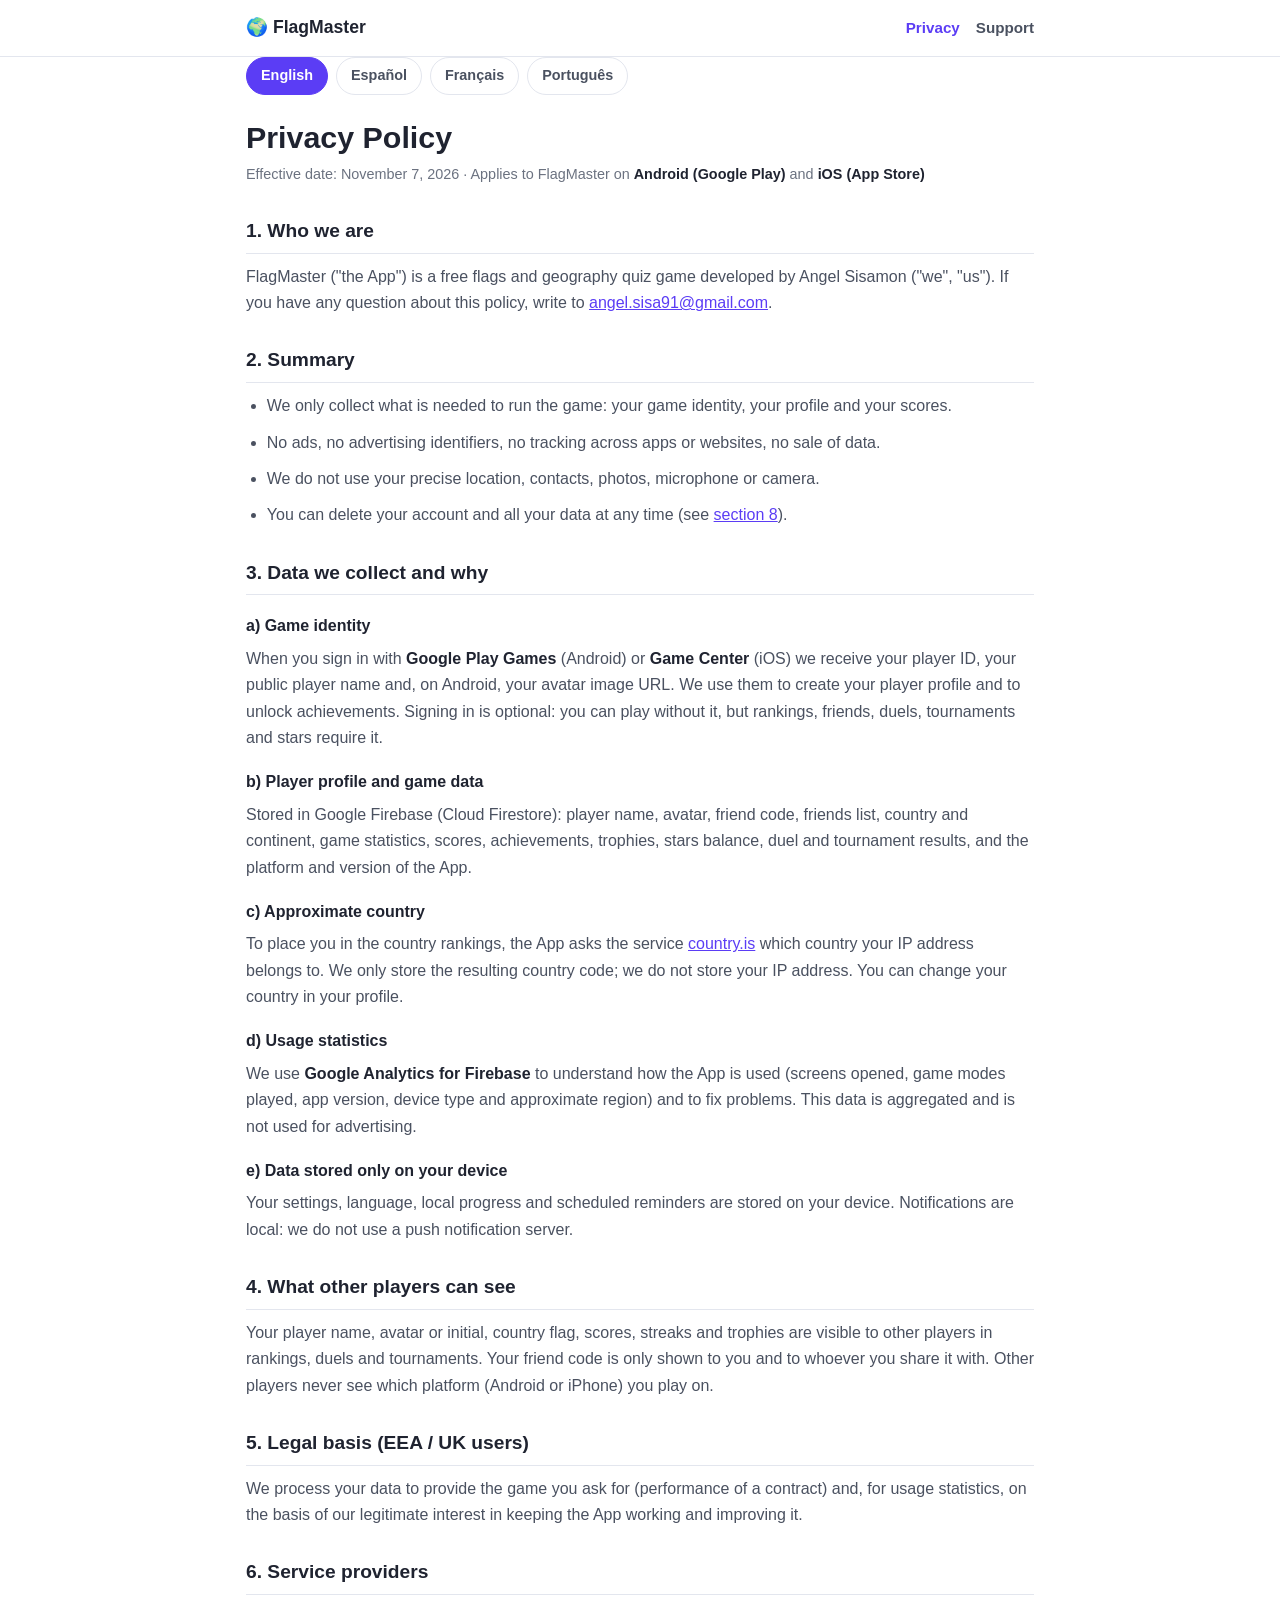
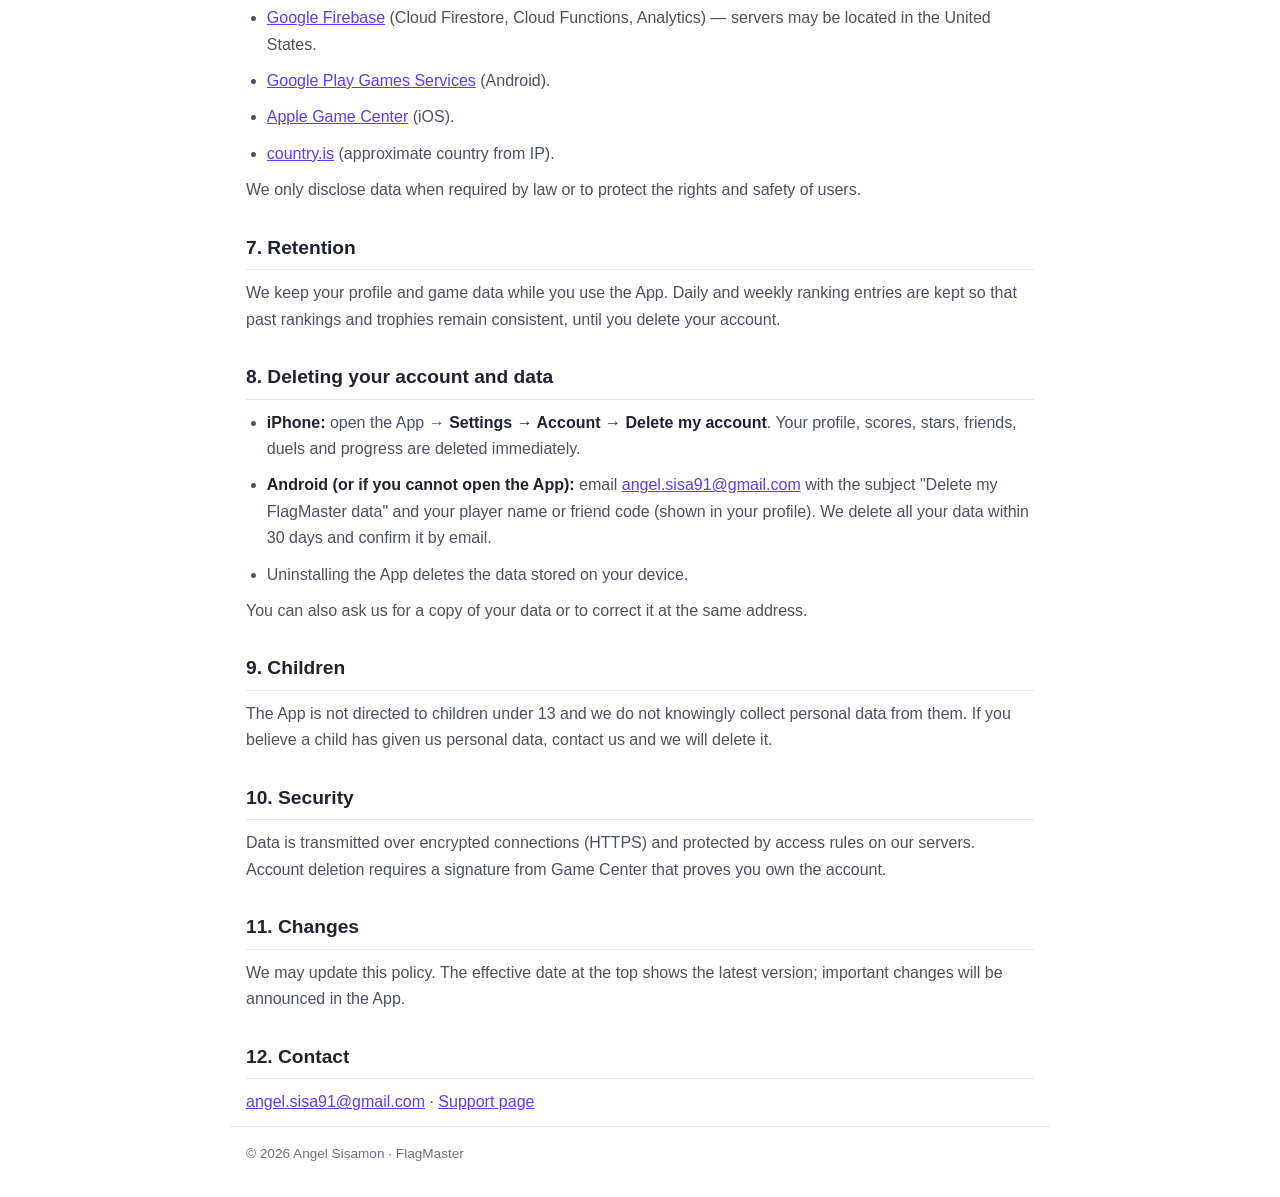
<file: index.html>
<!DOCTYPE html>
<html lang="en">
<head>
  <meta charset="utf-8">
  <meta name="viewport" content="width=device-width, initial-scale=1">
  <title>FlagMaster · Privacy Policy</title>
  <meta name="description" content="Privacy Policy of FlagMaster for Android (Google Play) and iOS (App Store).">
  <link rel="stylesheet" href="style.css">
</head>
<body>
  <header class="top">
    <div class="wrap">
      <a class="brand" href="./">🌍 FlagMaster</a>
      <nav class="links"><a href="./" aria-current="page" data-i18n-nav="privacy">Privacy</a><a href="support.html" data-i18n-nav="support">Support</a></nav>
    </div>
  </header>

  <main class="wrap">
    <div class="langs" role="tablist" aria-label="Language">
      <button type="button" data-lang="en">English</button>
      <button type="button" data-lang="es">Español</button>
      <button type="button" data-lang="fr">Français</button>
      <button type="button" data-lang="pt">Português</button>
    </div>

    <!-- ═══════════════ ENGLISH ═══════════════ -->
    <article lang="en" data-lang-content="en">
      <h1>Privacy Policy</h1>
      <p class="meta">Effective date: November 7, 2026 · Applies to FlagMaster on <strong>Android (Google Play)</strong> and <strong>iOS (App Store)</strong></p>

      <h2>1. Who we are</h2>
      <p>FlagMaster ("the App") is a free flags and geography quiz game developed by Angel Sisamon ("we", "us"). If you have any question about this policy, write to <a href="mailto:angel.sisa91@gmail.com">angel.sisa91@gmail.com</a>.</p>

      <h2>2. Summary</h2>
      <ul>
        <li>We only collect what is needed to run the game: your game identity, your profile and your scores.</li>
        <li>No ads, no advertising identifiers, no tracking across apps or websites, no sale of data.</li>
        <li>We do not use your precise location, contacts, photos, microphone or camera.</li>
        <li>You can delete your account and all your data at any time (see <a href="#delete-en">section 8</a>).</li>
      </ul>

      <h2>3. Data we collect and why</h2>
      <h3>a) Game identity</h3>
      <p>When you sign in with <strong>Google Play Games</strong> (Android) or <strong>Game Center</strong> (iOS) we receive your player ID, your public player name and, on Android, your avatar image URL. We use them to create your player profile and to unlock achievements. Signing in is optional: you can play without it, but rankings, friends, duels, tournaments and stars require it.</p>
      <h3>b) Player profile and game data</h3>
      <p>Stored in Google Firebase (Cloud Firestore): player name, avatar, friend code, friends list, country and continent, game statistics, scores, achievements, trophies, stars balance, duel and tournament results, and the platform and version of the App.</p>
      <h3>c) Approximate country</h3>
      <p>To place you in the country rankings, the App asks the service <a href="https://country.is" target="_blank" rel="noopener">country.is</a> which country your IP address belongs to. We only store the resulting country code; we do not store your IP address. You can change your country in your profile.</p>
      <h3>d) Usage statistics</h3>
      <p>We use <strong>Google Analytics for Firebase</strong> to understand how the App is used (screens opened, game modes played, app version, device type and approximate region) and to fix problems. This data is aggregated and is not used for advertising.</p>
      <h3>e) Data stored only on your device</h3>
      <p>Your settings, language, local progress and scheduled reminders are stored on your device. Notifications are local: we do not use a push notification server.</p>

      <h2>4. What other players can see</h2>
      <p>Your player name, avatar or initial, country flag, scores, streaks and trophies are visible to other players in rankings, duels and tournaments. Your friend code is only shown to you and to whoever you share it with. Other players never see which platform (Android or iPhone) you play on.</p>

      <h2>5. Legal basis (EEA / UK users)</h2>
      <p>We process your data to provide the game you ask for (performance of a contract) and, for usage statistics, on the basis of our legitimate interest in keeping the App working and improving it.</p>

      <h2>6. Service providers</h2>
      <ul>
        <li><a href="https://firebase.google.com/support/privacy" target="_blank" rel="noopener">Google Firebase</a> (Cloud Firestore, Cloud Functions, Analytics) — servers may be located in the United States.</li>
        <li><a href="https://policies.google.com/privacy" target="_blank" rel="noopener">Google Play Games Services</a> (Android).</li>
        <li><a href="https://www.apple.com/legal/privacy/" target="_blank" rel="noopener">Apple Game Center</a> (iOS).</li>
        <li><a href="https://country.is" target="_blank" rel="noopener">country.is</a> (approximate country from IP).</li>
      </ul>
      <p>We only disclose data when required by law or to protect the rights and safety of users.</p>

      <h2>7. Retention</h2>
      <p>We keep your profile and game data while you use the App. Daily and weekly ranking entries are kept so that past rankings and trophies remain consistent, until you delete your account.</p>

      <h2 id="delete-en">8. Deleting your account and data</h2>
      <ul>
        <li><strong>iPhone:</strong> open the App → <strong>Settings → Account → Delete my account</strong>. Your profile, scores, stars, friends, duels and progress are deleted immediately.</li>
        <li><strong>Android (or if you cannot open the App):</strong> email <a href="mailto:angel.sisa91@gmail.com?subject=Delete%20my%20FlagMaster%20data">angel.sisa91@gmail.com</a> with the subject "Delete my FlagMaster data" and your player name or friend code (shown in your profile). We delete all your data within 30 days and confirm it by email.</li>
        <li>Uninstalling the App deletes the data stored on your device.</li>
      </ul>
      <p>You can also ask us for a copy of your data or to correct it at the same address.</p>

      <h2>9. Children</h2>
      <p>The App is not directed to children under 13 and we do not knowingly collect personal data from them. If you believe a child has given us personal data, contact us and we will delete it.</p>

      <h2>10. Security</h2>
      <p>Data is transmitted over encrypted connections (HTTPS) and protected by access rules on our servers. Account deletion requires a signature from Game Center that proves you own the account.</p>

      <h2>11. Changes</h2>
      <p>We may update this policy. The effective date at the top shows the latest version; important changes will be announced in the App.</p>

      <h2>12. Contact</h2>
      <p><a href="mailto:angel.sisa91@gmail.com">angel.sisa91@gmail.com</a> · <a href="support.html">Support page</a></p>
    </article>

    <!-- ═══════════════ ESPAÑOL ═══════════════ -->
    <article lang="es" data-lang-content="es">
      <h1>Política de privacidad</h1>
      <p class="meta">Fecha de entrada en vigor: 7 de noviembre de 2026 · Se aplica a FlagMaster en <strong>Android (Google Play)</strong> y en <strong>iOS (App Store)</strong></p>

      <h2>1. Quiénes somos</h2>
      <p>FlagMaster ("la App") es un juego gratuito de preguntas sobre banderas y geografía desarrollado por Angel Sisamon ("nosotros"). Para cualquier duda sobre esta política, escribe a <a href="mailto:angel.sisa91@gmail.com">angel.sisa91@gmail.com</a>.</p>

      <h2>2. Resumen</h2>
      <ul>
        <li>Solo recogemos lo necesario para que el juego funcione: tu identidad de jugador, tu perfil y tus puntuaciones.</li>
        <li>Sin anuncios, sin identificadores publicitarios, sin seguimiento entre apps o webs y sin venta de datos.</li>
        <li>No usamos tu ubicación precisa, contactos, fotos, micrófono ni cámara.</li>
        <li>Puedes borrar tu cuenta y todos tus datos cuando quieras (ver el <a href="#delete-es">apartado 8</a>).</li>
      </ul>

      <h2>3. Datos que recogemos y para qué</h2>
      <h3>a) Identidad de jugador</h3>
      <p>Cuando inicias sesión con <strong>Google Play Juegos</strong> (Android) o <strong>Game Center</strong> (iOS) recibimos tu ID de jugador, tu nombre público de jugador y, en Android, la URL de tu avatar. Los usamos para crear tu perfil y desbloquear logros. Iniciar sesión es opcional: puedes jugar sin hacerlo, pero los rankings, amigos, duelos, torneos y estrellas lo necesitan.</p>
      <h3>b) Perfil y datos de juego</h3>
      <p>Se guardan en Google Firebase (Cloud Firestore): nombre de jugador, avatar, código de amigo, lista de amigos, país y continente, estadísticas, puntuaciones, logros, trofeos, saldo de estrellas, resultados de duelos y torneos, y la plataforma y versión de la App.</p>
      <h3>c) País aproximado</h3>
      <p>Para situarte en los rankings por país, la App consulta al servicio <a href="https://country.is" target="_blank" rel="noopener">country.is</a> a qué país pertenece tu dirección IP. Solo guardamos el código del país; no guardamos tu IP. Puedes cambiar tu país desde el perfil.</p>
      <h3>d) Estadísticas de uso</h3>
      <p>Usamos <strong>Google Analytics para Firebase</strong> para saber cómo se usa la App (pantallas, modos de juego, versión, tipo de dispositivo y región aproximada) y corregir problemas. Son datos agregados y no se usan para publicidad.</p>
      <h3>e) Datos que solo están en tu dispositivo</h3>
      <p>Tus ajustes, idioma, progreso local y recordatorios programados se guardan en tu dispositivo. Las notificaciones son locales: no usamos ningún servidor de notificaciones push.</p>

      <h2>4. Qué ven otros jugadores</h2>
      <p>Tu nombre de jugador, avatar o inicial, bandera de tu país, puntuaciones, rachas y trofeos son visibles para otros jugadores en rankings, duelos y torneos. Tu código de amigo solo lo ves tú y quien tú quieras. Los demás jugadores nunca ven en qué plataforma (Android o iPhone) juegas.</p>

      <h2>5. Base legal (usuarios del EEE / Reino Unido)</h2>
      <p>Tratamos tus datos para prestarte el juego que solicitas (ejecución de un contrato) y, en el caso de las estadísticas de uso, por nuestro interés legítimo en mantener la App funcionando y mejorarla.</p>

      <h2>6. Proveedores de servicios</h2>
      <ul>
        <li><a href="https://firebase.google.com/support/privacy" target="_blank" rel="noopener">Google Firebase</a> (Cloud Firestore, Cloud Functions, Analytics). Sus servidores pueden estar en Estados Unidos.</li>
        <li><a href="https://policies.google.com/privacy" target="_blank" rel="noopener">Servicios de Google Play Juegos</a> (Android).</li>
        <li><a href="https://www.apple.com/es/legal/privacy/" target="_blank" rel="noopener">Apple Game Center</a> (iOS).</li>
        <li><a href="https://country.is" target="_blank" rel="noopener">country.is</a> (país aproximado a partir de la IP).</li>
      </ul>
      <p>Solo comunicamos datos cuando lo exige la ley o para proteger los derechos y la seguridad de los usuarios.</p>

      <h2>7. Conservación</h2>
      <p>Conservamos tu perfil y datos de juego mientras uses la App. Las entradas de los rankings diarios y semanales se mantienen para que los rankings y trofeos pasados sean coherentes, hasta que borres tu cuenta.</p>

      <h2 id="delete-es">8. Borrar tu cuenta y tus datos</h2>
      <ul>
        <li><strong>iPhone:</strong> abre la App → <strong>Ajustes → Cuenta → Borrar mi cuenta</strong>. Tu perfil, puntuaciones, estrellas, amigos, duelos y progreso se borran al momento.</li>
        <li><strong>Android (o si no puedes abrir la App):</strong> escribe a <a href="mailto:angel.sisa91@gmail.com?subject=Borrar%20mis%20datos%20de%20FlagMaster">angel.sisa91@gmail.com</a> con el asunto "Borrar mis datos de FlagMaster" e indica tu nombre de jugador o código de amigo (aparece en tu perfil). Borramos todos tus datos en un plazo máximo de 30 días y te lo confirmamos por email.</li>
        <li>Al desinstalar la App se borran los datos guardados en tu dispositivo.</li>
      </ul>
      <p>En la misma dirección puedes pedirnos una copia de tus datos o que los corrijamos.</p>

      <h2>9. Menores</h2>
      <p>La App no está dirigida a menores de 13 años y no recogemos conscientemente datos personales suyos. Si crees que un menor nos ha dado datos personales, escríbenos y los borraremos.</p>

      <h2>10. Seguridad</h2>
      <p>Los datos viajan por conexiones cifradas (HTTPS) y están protegidos por reglas de acceso en nuestros servidores. Para borrar una cuenta se exige una firma de Game Center que demuestra que eres su dueño.</p>

      <h2>11. Cambios</h2>
      <p>Podemos actualizar esta política. La fecha del principio indica la versión vigente; los cambios importantes se avisarán en la App.</p>

      <h2>12. Contacto</h2>
      <p><a href="mailto:angel.sisa91@gmail.com">angel.sisa91@gmail.com</a> · <a href="support.html">Página de soporte</a></p>
    </article>

    <!-- ═══════════════ FRANÇAIS ═══════════════ -->
    <article lang="fr" data-lang-content="fr">
      <h1>Politique de confidentialité</h1>
      <p class="meta">Date d'entrée en vigueur : 7 novembre 2026 · S'applique à FlagMaster sur <strong>Android (Google Play)</strong> et <strong>iOS (App Store)</strong></p>

      <h2>1. Qui sommes-nous</h2>
      <p>FlagMaster (« l'App ») est un jeu de quiz gratuit sur les drapeaux et la géographie développé par Angel Sisamon (« nous »). Pour toute question sur cette politique, écris à <a href="mailto:angel.sisa91@gmail.com">angel.sisa91@gmail.com</a>.</p>

      <h2>2. En résumé</h2>
      <ul>
        <li>Nous ne collectons que ce qui est nécessaire au jeu : ton identité de joueur, ton profil et tes scores.</li>
        <li>Pas de publicité, pas d'identifiant publicitaire, pas de suivi entre apps ou sites, pas de vente de données.</li>
        <li>Nous n'utilisons ni ta position précise, ni tes contacts, photos, micro ou caméra.</li>
        <li>Tu peux supprimer ton compte et toutes tes données à tout moment (voir la <a href="#delete-fr">section 8</a>).</li>
      </ul>

      <h2>3. Données collectées et finalités</h2>
      <h3>a) Identité de joueur</h3>
      <p>Lorsque tu te connectes avec <strong>Google Play Jeux</strong> (Android) ou <strong>Game Center</strong> (iOS), nous recevons ton identifiant de joueur, ton nom public et, sur Android, l'URL de ton avatar. Ils servent à créer ton profil et à débloquer les succès. La connexion est facultative : tu peux jouer sans, mais les classements, amis, duels, tournois et étoiles en ont besoin.</p>
      <h3>b) Profil et données de jeu</h3>
      <p>Stockés dans Google Firebase (Cloud Firestore) : nom de joueur, avatar, code ami, liste d'amis, pays et continent, statistiques, scores, succès, trophées, solde d'étoiles, résultats des duels et tournois, ainsi que la plateforme et la version de l'App.</p>
      <h3>c) Pays approximatif</h3>
      <p>Pour te placer dans les classements par pays, l'App demande au service <a href="https://country.is" target="_blank" rel="noopener">country.is</a> à quel pays appartient ton adresse IP. Nous ne conservons que le code du pays, pas ton adresse IP. Tu peux changer de pays dans ton profil.</p>
      <h3>d) Statistiques d'utilisation</h3>
      <p>Nous utilisons <strong>Google Analytics pour Firebase</strong> pour comprendre l'utilisation de l'App (écrans, modes de jeu, version, type d'appareil et région approximative) et corriger les problèmes. Ces données sont agrégées et ne servent pas à la publicité.</p>
      <h3>e) Données stockées uniquement sur ton appareil</h3>
      <p>Tes réglages, ta langue, ta progression locale et tes rappels programmés restent sur ton appareil. Les notifications sont locales : nous n'utilisons aucun serveur de notifications push.</p>

      <h2>4. Ce que voient les autres joueurs</h2>
      <p>Ton nom de joueur, ton avatar ou ton initiale, le drapeau de ton pays, tes scores, séries et trophées sont visibles par les autres joueurs dans les classements, duels et tournois. Ton code ami n'est visible que par toi et par les personnes avec qui tu le partages. Les autres joueurs ne voient jamais sur quelle plateforme (Android ou iPhone) tu joues.</p>

      <h2>5. Base juridique (utilisateurs de l'EEE / du Royaume-Uni)</h2>
      <p>Nous traitons tes données pour te fournir le jeu demandé (exécution d'un contrat) et, pour les statistiques d'utilisation, sur la base de notre intérêt légitime à faire fonctionner et améliorer l'App.</p>

      <h2>6. Prestataires</h2>
      <ul>
        <li><a href="https://firebase.google.com/support/privacy" target="_blank" rel="noopener">Google Firebase</a> (Cloud Firestore, Cloud Functions, Analytics) — les serveurs peuvent se trouver aux États-Unis.</li>
        <li><a href="https://policies.google.com/privacy" target="_blank" rel="noopener">Services Google Play Jeux</a> (Android).</li>
        <li><a href="https://www.apple.com/fr/legal/privacy/" target="_blank" rel="noopener">Apple Game Center</a> (iOS).</li>
        <li><a href="https://country.is" target="_blank" rel="noopener">country.is</a> (pays approximatif à partir de l'IP).</li>
      </ul>
      <p>Nous ne communiquons des données que si la loi l'exige ou pour protéger les droits et la sécurité des utilisateurs.</p>

      <h2>7. Conservation</h2>
      <p>Nous conservons ton profil et tes données de jeu tant que tu utilises l'App. Les entrées des classements quotidiens et hebdomadaires sont conservées pour garder les classements et trophées passés cohérents, jusqu'à la suppression de ton compte.</p>

      <h2 id="delete-fr">8. Supprimer ton compte et tes données</h2>
      <ul>
        <li><strong>iPhone :</strong> ouvre l'App → <strong>Réglages → Compte → Supprimer mon compte</strong>. Ton profil, tes scores, étoiles, amis, duels et ta progression sont supprimés immédiatement.</li>
        <li><strong>Android (ou si tu ne peux pas ouvrir l'App) :</strong> écris à <a href="mailto:angel.sisa91@gmail.com?subject=Supprimer%20mes%20donn%C3%A9es%20FlagMaster">angel.sisa91@gmail.com</a> avec l'objet « Supprimer mes données FlagMaster » et ton nom de joueur ou ton code ami (visible dans ton profil). Nous supprimons toutes tes données sous 30 jours et te le confirmons par e-mail.</li>
        <li>Désinstaller l'App supprime les données stockées sur ton appareil.</li>
      </ul>
      <p>À la même adresse, tu peux demander une copie de tes données ou leur correction.</p>

      <h2>9. Enfants</h2>
      <p>L'App ne s'adresse pas aux enfants de moins de 13 ans et nous ne collectons pas sciemment leurs données personnelles. Si tu penses qu'un enfant nous a transmis des données, contacte-nous et nous les supprimerons.</p>

      <h2>10. Sécurité</h2>
      <p>Les données circulent via des connexions chiffrées (HTTPS) et sont protégées par des règles d'accès sur nos serveurs. La suppression d'un compte exige une signature Game Center prouvant que tu en es le propriétaire.</p>

      <h2>11. Modifications</h2>
      <p>Nous pouvons mettre à jour cette politique. La date en haut indique la version en vigueur ; les changements importants seront annoncés dans l'App.</p>

      <h2>12. Contact</h2>
      <p><a href="mailto:angel.sisa91@gmail.com">angel.sisa91@gmail.com</a> · <a href="support.html">Page d'assistance</a></p>
    </article>

    <!-- ═══════════════ PORTUGUÊS ═══════════════ -->
    <article lang="pt" data-lang-content="pt">
      <h1>Política de privacidade</h1>
      <p class="meta">Data de vigência: 7 de novembro de 2026 · Aplica-se ao FlagMaster no <strong>Android (Google Play)</strong> e no <strong>iOS (App Store)</strong></p>

      <h2>1. Quem somos</h2>
      <p>O FlagMaster ("o App") é um jogo gratuito de perguntas sobre bandeiras e geografia desenvolvido por Angel Sisamon ("nós"). Para qualquer dúvida sobre esta política, escreva para <a href="mailto:angel.sisa91@gmail.com">angel.sisa91@gmail.com</a>.</p>

      <h2>2. Resumo</h2>
      <ul>
        <li>Coletamos apenas o necessário para o jogo funcionar: sua identidade de jogador, seu perfil e suas pontuações.</li>
        <li>Sem anúncios, sem identificadores de publicidade, sem rastreamento entre apps ou sites e sem venda de dados.</li>
        <li>Não usamos sua localização precisa, contatos, fotos, microfone nem câmera.</li>
        <li>Você pode excluir sua conta e todos os seus dados quando quiser (veja a <a href="#delete-pt">seção 8</a>).</li>
      </ul>

      <h2>3. Dados que coletamos e para quê</h2>
      <h3>a) Identidade de jogador</h3>
      <p>Quando você entra com o <strong>Google Play Games</strong> (Android) ou o <strong>Game Center</strong> (iOS), recebemos seu ID de jogador, seu nome público e, no Android, a URL do seu avatar. Usamos esses dados para criar seu perfil e desbloquear conquistas. Entrar é opcional: você pode jogar sem isso, mas rankings, amigos, duelos, torneios e estrelas precisam dele.</p>
      <h3>b) Perfil e dados de jogo</h3>
      <p>Armazenados no Google Firebase (Cloud Firestore): nome de jogador, avatar, código de amigo, lista de amigos, país e continente, estatísticas, pontuações, conquistas, troféus, saldo de estrelas, resultados de duelos e torneios, além da plataforma e versão do App.</p>
      <h3>c) País aproximado</h3>
      <p>Para colocar você nos rankings por país, o App consulta o serviço <a href="https://country.is" target="_blank" rel="noopener">country.is</a> para saber a que país pertence seu endereço IP. Guardamos apenas o código do país; não guardamos seu IP. Você pode mudar o país no seu perfil.</p>
      <h3>d) Estatísticas de uso</h3>
      <p>Usamos o <strong>Google Analytics para Firebase</strong> para entender como o App é usado (telas, modos de jogo, versão, tipo de aparelho e região aproximada) e corrigir problemas. São dados agregados e não são usados para publicidade.</p>
      <h3>e) Dados armazenados só no seu aparelho</h3>
      <p>Suas configurações, idioma, progresso local e lembretes programados ficam no seu aparelho. As notificações são locais: não usamos nenhum servidor de notificações push.</p>

      <h2>4. O que outros jogadores veem</h2>
      <p>Seu nome de jogador, avatar ou inicial, bandeira do país, pontuações, sequências e troféus ficam visíveis para outros jogadores nos rankings, duelos e torneios. Seu código de amigo só aparece para você e para quem você compartilhar. Os outros jogadores nunca veem em qual plataforma (Android ou iPhone) você joga.</p>

      <h2>5. Base legal (usuários do EEE / Reino Unido / LGPD)</h2>
      <p>Tratamos seus dados para fornecer o jogo que você solicita (execução de contrato) e, no caso das estatísticas de uso, com base no nosso legítimo interesse em manter o App funcionando e melhorá-lo.</p>

      <h2>6. Prestadores de serviço</h2>
      <ul>
        <li><a href="https://firebase.google.com/support/privacy" target="_blank" rel="noopener">Google Firebase</a> (Cloud Firestore, Cloud Functions, Analytics) — os servidores podem estar nos Estados Unidos.</li>
        <li><a href="https://policies.google.com/privacy" target="_blank" rel="noopener">Serviços do Google Play Games</a> (Android).</li>
        <li><a href="https://www.apple.com/br/legal/privacy/" target="_blank" rel="noopener">Apple Game Center</a> (iOS).</li>
        <li><a href="https://country.is" target="_blank" rel="noopener">country.is</a> (país aproximado a partir do IP).</li>
      </ul>
      <p>Só compartilhamos dados quando exigido por lei ou para proteger os direitos e a segurança dos usuários.</p>

      <h2>7. Retenção</h2>
      <p>Mantemos seu perfil e dados de jogo enquanto você usar o App. As entradas dos rankings diários e semanais são mantidas para que rankings e troféus anteriores continuem consistentes, até você excluir sua conta.</p>

      <h2 id="delete-pt">8. Excluir sua conta e seus dados</h2>
      <ul>
        <li><strong>iPhone:</strong> abra o App → <strong>Configurações → Conta → Excluir minha conta</strong>. Seu perfil, pontuações, estrelas, amigos, duelos e progresso são excluídos na hora.</li>
        <li><strong>Android (ou se não conseguir abrir o App):</strong> escreva para <a href="mailto:angel.sisa91@gmail.com?subject=Excluir%20meus%20dados%20do%20FlagMaster">angel.sisa91@gmail.com</a> com o assunto "Excluir meus dados do FlagMaster" e seu nome de jogador ou código de amigo (aparece no seu perfil). Excluímos todos os seus dados em até 30 dias e confirmamos por e-mail.</li>
        <li>Desinstalar o App apaga os dados armazenados no seu aparelho.</li>
      </ul>
      <p>No mesmo endereço, você pode pedir uma cópia dos seus dados ou a correção deles.</p>

      <h2>9. Crianças</h2>
      <p>O App não é direcionado a menores de 13 anos e não coletamos conscientemente dados pessoais deles. Se você acredita que uma criança nos forneceu dados, entre em contato e os excluiremos.</p>

      <h2>10. Segurança</h2>
      <p>Os dados trafegam por conexões criptografadas (HTTPS) e são protegidos por regras de acesso nos nossos servidores. A exclusão de uma conta exige uma assinatura do Game Center que comprova que você é o dono.</p>

      <h2>11. Alterações</h2>
      <p>Podemos atualizar esta política. A data no topo indica a versão vigente; mudanças importantes serão avisadas no App.</p>

      <h2>12. Contato</h2>
      <p><a href="mailto:angel.sisa91@gmail.com">angel.sisa91@gmail.com</a> · <a href="support.html">Página de suporte</a></p>
    </article>
  </main>

  <footer class="wrap foot">© 2026 Angel Sisamon · FlagMaster</footer>
  <script src="lang.js"></script>
</body>
</html>
</file>
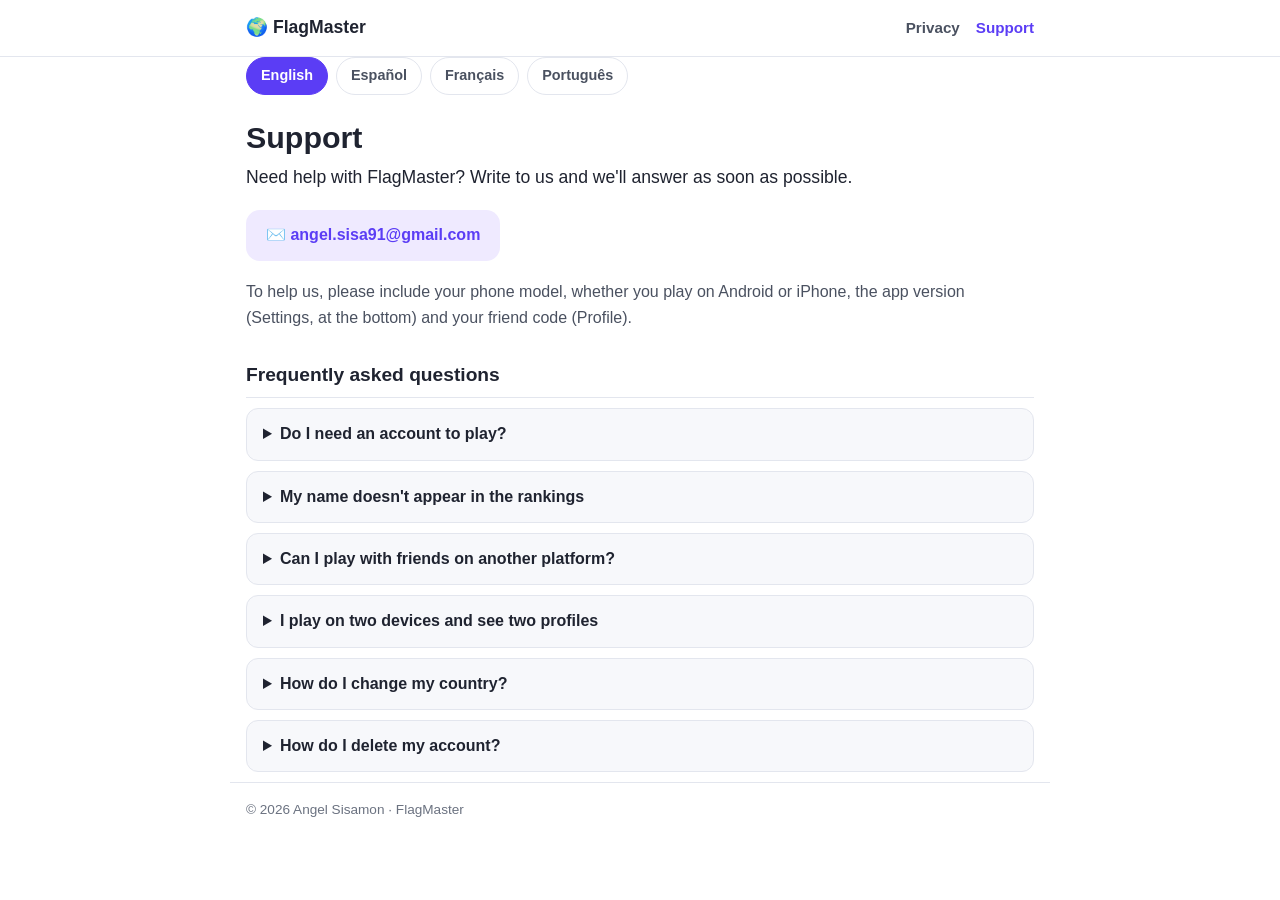
<file: support.html>
<!DOCTYPE html>
<html lang="en">
<head>
  <meta charset="utf-8">
  <meta name="viewport" content="width=device-width, initial-scale=1">
  <title>FlagMaster · Support</title>
  <meta name="description" content="Help and contact for FlagMaster on Android and iPhone.">
  <link rel="stylesheet" href="style.css">
</head>
<body>
  <header class="top">
    <div class="wrap">
      <a class="brand" href="./">🌍 FlagMaster</a>
      <nav class="links"><a href="./" data-i18n-nav="privacy">Privacy</a><a href="support.html" aria-current="page" data-i18n-nav="support">Support</a></nav>
    </div>
  </header>

  <main class="wrap">
    <div class="langs" role="tablist" aria-label="Language">
      <button type="button" data-lang="en">English</button>
      <button type="button" data-lang="es">Español</button>
      <button type="button" data-lang="fr">Français</button>
      <button type="button" data-lang="pt">Português</button>
    </div>

    <!-- ═══════════════ ENGLISH ═══════════════ -->
    <article lang="en" data-lang-content="en">
      <h1>Support</h1>
      <p class="lead">Need help with FlagMaster? Write to us and we'll answer as soon as possible.</p>
      <p class="contact"><a class="btn" href="mailto:angel.sisa91@gmail.com?subject=FlagMaster%20support">✉️ angel.sisa91@gmail.com</a></p>
      <p>To help us, please include your phone model, whether you play on Android or iPhone, the app version (Settings, at the bottom) and your friend code (Profile).</p>

      <h2>Frequently asked questions</h2>
      <details><summary>Do I need an account to play?</summary><p>No. You can play every classic mode without signing in. Rankings, friends, duels, tournaments and stars use your Google Play Games (Android) or Game Center (iPhone) identity, which creates your player profile automatically.</p></details>
      <details><summary>My name doesn't appear in the rankings</summary><p>Make sure you are signed in to Google Play Games (Android) or Game Center (iPhone: Settings → Game Center) and that you have an internet connection. Your score is uploaded when the game ends.</p></details>
      <details><summary>Can I play with friends on another platform?</summary><p>Yes. Rankings, duels and tournaments are shared between Android and iPhone. Add your friends with their friend code (Profile → ➕).</p></details>
      <details><summary>I play on two devices and see two profiles</summary><p>Each Google Play Games or Game Center account has its own profile. If you play with two different accounts (for example an Android phone and an iPhone), you will have two separate profiles.</p></details>
      <details><summary>How do I change my country?</summary><p>Go to Profile → ✏️ Edit profile and choose your country.</p></details>
      <details><summary>How do I delete my account?</summary><p><strong>iPhone:</strong> Settings → Account → Delete my account. <strong>Android:</strong> email us from the button above with the subject "Delete my FlagMaster data" and your player name or friend code. More details in the <a href="./#delete-en">Privacy Policy</a>.</p></details>
    </article>

    <!-- ═══════════════ ESPAÑOL ═══════════════ -->
    <article lang="es" data-lang-content="es">
      <h1>Soporte</h1>
      <p class="lead">¿Necesitas ayuda con FlagMaster? Escríbenos y te responderemos lo antes posible.</p>
      <p class="contact"><a class="btn" href="mailto:angel.sisa91@gmail.com?subject=Soporte%20FlagMaster">✉️ angel.sisa91@gmail.com</a></p>
      <p>Para ayudarte mejor, indica el modelo de tu móvil, si juegas en Android o iPhone, la versión de la app (al final de Ajustes) y tu código de amigo (Perfil).</p>

      <h2>Preguntas frecuentes</h2>
      <details><summary>¿Necesito una cuenta para jugar?</summary><p>No. Puedes jugar a todos los modos clásicos sin iniciar sesión. Los rankings, amigos, duelos, torneos y estrellas usan tu identidad de Google Play Juegos (Android) o Game Center (iPhone), que crea tu perfil de jugador automáticamente.</p></details>
      <details><summary>Mi nombre no aparece en los rankings</summary><p>Comprueba que tienes la sesión iniciada en Google Play Juegos (Android) o en Game Center (iPhone: Ajustes → Game Center) y que tienes conexión a internet. Tu puntuación se sube al terminar la partida.</p></details>
      <details><summary>¿Puedo jugar con amigos de otra plataforma?</summary><p>Sí. Los rankings, duelos y torneos son comunes entre Android e iPhone. Añade a tus amigos con su código de amigo (Perfil → ➕).</p></details>
      <details><summary>Juego en dos dispositivos y veo dos perfiles</summary><p>Cada cuenta de Google Play Juegos o de Game Center tiene su propio perfil. Si juegas con dos cuentas distintas (por ejemplo, un Android y un iPhone), tendrás dos perfiles separados.</p></details>
      <details><summary>¿Cómo cambio mi país?</summary><p>Ve a Perfil → ✏️ Editar perfil y elige tu país.</p></details>
      <details><summary>¿Cómo borro mi cuenta?</summary><p><strong>iPhone:</strong> Ajustes → Cuenta → Borrar mi cuenta. <strong>Android:</strong> escríbenos desde el botón de arriba con el asunto "Borrar mis datos de FlagMaster" e indica tu nombre de jugador o código de amigo. Más detalles en la <a href="./#delete-es">política de privacidad</a>.</p></details>
    </article>

    <!-- ═══════════════ FRANÇAIS ═══════════════ -->
    <article lang="fr" data-lang-content="fr">
      <h1>Assistance</h1>
      <p class="lead">Besoin d'aide avec FlagMaster ? Écris-nous et nous te répondrons au plus vite.</p>
      <p class="contact"><a class="btn" href="mailto:angel.sisa91@gmail.com?subject=Assistance%20FlagMaster">✉️ angel.sisa91@gmail.com</a></p>
      <p>Pour t'aider au mieux, indique le modèle de ton téléphone, si tu joues sur Android ou iPhone, la version de l'app (en bas des Réglages) et ton code ami (Profil).</p>

      <h2>Questions fréquentes</h2>
      <details><summary>Faut-il un compte pour jouer ?</summary><p>Non. Tu peux jouer à tous les modes classiques sans te connecter. Les classements, amis, duels, tournois et étoiles utilisent ton identité Google Play Jeux (Android) ou Game Center (iPhone), qui crée ton profil automatiquement.</p></details>
      <details><summary>Mon nom n'apparaît pas dans les classements</summary><p>Vérifie que tu es connecté à Google Play Jeux (Android) ou à Game Center (iPhone : Réglages → Game Center) et que tu as une connexion internet. Ton score est envoyé à la fin de la partie.</p></details>
      <details><summary>Puis-je jouer avec des amis sur une autre plateforme ?</summary><p>Oui. Les classements, duels et tournois sont communs à Android et iPhone. Ajoute tes amis avec leur code ami (Profil → ➕).</p></details>
      <details><summary>Je joue sur deux appareils et je vois deux profils</summary><p>Chaque compte Google Play Jeux ou Game Center a son propre profil. Si tu joues avec deux comptes différents (par exemple un Android et un iPhone), tu auras deux profils distincts.</p></details>
      <details><summary>Comment changer de pays ?</summary><p>Va dans Profil → ✏️ Modifier le profil et choisis ton pays.</p></details>
      <details><summary>Comment supprimer mon compte ?</summary><p><strong>iPhone :</strong> Réglages → Compte → Supprimer mon compte. <strong>Android :</strong> écris-nous via le bouton ci-dessus avec l'objet « Supprimer mes données FlagMaster » et ton nom de joueur ou ton code ami. Plus de détails dans la <a href="./#delete-fr">politique de confidentialité</a>.</p></details>
    </article>

    <!-- ═══════════════ PORTUGUÊS ═══════════════ -->
    <article lang="pt" data-lang-content="pt">
      <h1>Suporte</h1>
      <p class="lead">Precisa de ajuda com o FlagMaster? Escreva para nós e responderemos o quanto antes.</p>
      <p class="contact"><a class="btn" href="mailto:angel.sisa91@gmail.com?subject=Suporte%20FlagMaster">✉️ angel.sisa91@gmail.com</a></p>
      <p>Para ajudarmos melhor, informe o modelo do seu celular, se joga no Android ou iPhone, a versão do app (no fim das Configurações) e seu código de amigo (Perfil).</p>

      <h2>Perguntas frequentes</h2>
      <details><summary>Preciso de uma conta para jogar?</summary><p>Não. Você pode jogar todos os modos clássicos sem entrar. Rankings, amigos, duelos, torneios e estrelas usam sua identidade do Google Play Games (Android) ou do Game Center (iPhone), que cria seu perfil automaticamente.</p></details>
      <details><summary>Meu nome não aparece nos rankings</summary><p>Verifique se você está conectado ao Google Play Games (Android) ou ao Game Center (iPhone: Ajustes → Game Center) e se tem conexão com a internet. Sua pontuação é enviada ao fim da partida.</p></details>
      <details><summary>Posso jogar com amigos de outra plataforma?</summary><p>Sim. Rankings, duelos e torneios são compartilhados entre Android e iPhone. Adicione seus amigos com o código de amigo deles (Perfil → ➕).</p></details>
      <details><summary>Jogo em dois aparelhos e vejo dois perfis</summary><p>Cada conta do Google Play Games ou do Game Center tem seu próprio perfil. Se você joga com duas contas diferentes (por exemplo, um Android e um iPhone), terá dois perfis separados.</p></details>
      <details><summary>Como mudo meu país?</summary><p>Vá em Perfil → ✏️ Editar perfil e escolha seu país.</p></details>
      <details><summary>Como excluo minha conta?</summary><p><strong>iPhone:</strong> Configurações → Conta → Excluir minha conta. <strong>Android:</strong> escreva para nós pelo botão acima com o assunto "Excluir meus dados do FlagMaster" e seu nome de jogador ou código de amigo. Mais detalhes na <a href="./#delete-pt">política de privacidade</a>.</p></details>
    </article>
  </main>

  <footer class="wrap foot">© 2026 Angel Sisamon · FlagMaster</footer>
  <script src="lang.js"></script>
</body>
</html>
</file>
<file: style.css>
:root {
  --bg: #ffffff;
  --text: #1f2330;
  --text-2: #4a5160;
  --muted: #6b7280;
  --line: #e3e6ee;
  --accent: #5b3df5;
  --accent-soft: #efeaff;
  --card: #f7f8fb;
}
@media (prefers-color-scheme: dark) {
  :root {
    --bg: #0e0b1f;
    --text: #f3f3fb;
    --text-2: #c9cbe0;
    --muted: #9a9cb8;
    --line: #2a2546;
    --accent: #ffd040;
    --accent-soft: #2a2140;
    --card: #17132c;
  }
}
* { box-sizing: border-box; margin: 0; padding: 0; }
html { scroll-behavior: smooth; }
body {
  font-family: -apple-system, BlinkMacSystemFont, "Segoe UI", Roboto, "Helvetica Neue", Arial, sans-serif;
  background: var(--bg);
  color: var(--text);
  line-height: 1.65;
  -webkit-text-size-adjust: 100%;
}
.wrap { max-width: 820px; margin: 0 auto; padding: 0 16px; }
.top { border-bottom: 1px solid var(--line); position: sticky; top: 0; background: var(--bg); z-index: 2; }
.top .wrap { display: flex; align-items: center; justify-content: space-between; height: 56px; gap: 12px; }
.brand { font-weight: 800; font-size: 1.1rem; color: var(--text); text-decoration: none; }
.links { display: flex; gap: 16px; }
.links a { color: var(--text-2); text-decoration: none; font-weight: 600; font-size: .95rem; }
.links a[aria-current="page"] { color: var(--accent); }
main { padding-top: 20px; padding-bottom: 40px; }
.langs { display: flex; flex-wrap: wrap; gap: 8px; margin-bottom: 24px; }
.langs button {
  font: inherit; font-size: .9rem; font-weight: 600;
  padding: 6px 14px; border-radius: 999px;
  border: 1px solid var(--line); background: transparent; color: var(--text-2); cursor: pointer;
}
.langs button[aria-selected="true"] { background: var(--accent); border-color: var(--accent); color: var(--bg); }
article[hidden] { display: none; }
h1 { font-size: 1.9rem; line-height: 1.2; margin-bottom: 8px; }
h2 { font-size: 1.2rem; margin: 28px 0 10px; padding-bottom: 6px; border-bottom: 1px solid var(--line); scroll-margin-top: 72px; }
h3 { font-size: 1rem; margin: 18px 0 6px; }
p, li { color: var(--text-2); margin-bottom: 10px; }
ul { padding-left: 1.3rem; margin-bottom: 10px; }
a { color: var(--accent); }
strong { color: var(--text); }
.meta { color: var(--muted); font-size: .9rem; }
.lead { font-size: 1.1rem; color: var(--text); }
.contact { margin: 18px 0; }
.btn {
  display: inline-block; padding: 12px 20px; border-radius: 14px;
  background: var(--accent-soft); color: var(--accent); font-weight: 700; text-decoration: none;
  word-break: break-all;
}
details { background: var(--card); border: 1px solid var(--line); border-radius: 12px; padding: 12px 16px; margin-bottom: 10px; }
summary { cursor: pointer; font-weight: 700; color: var(--text); }
details p { margin: 10px 0 0; }
.foot { color: var(--muted); font-size: .85rem; padding-top: 16px; padding-bottom: 32px; border-top: 1px solid var(--line); }
@media (max-width: 480px) { h1 { font-size: 1.5rem; } }
</file>
